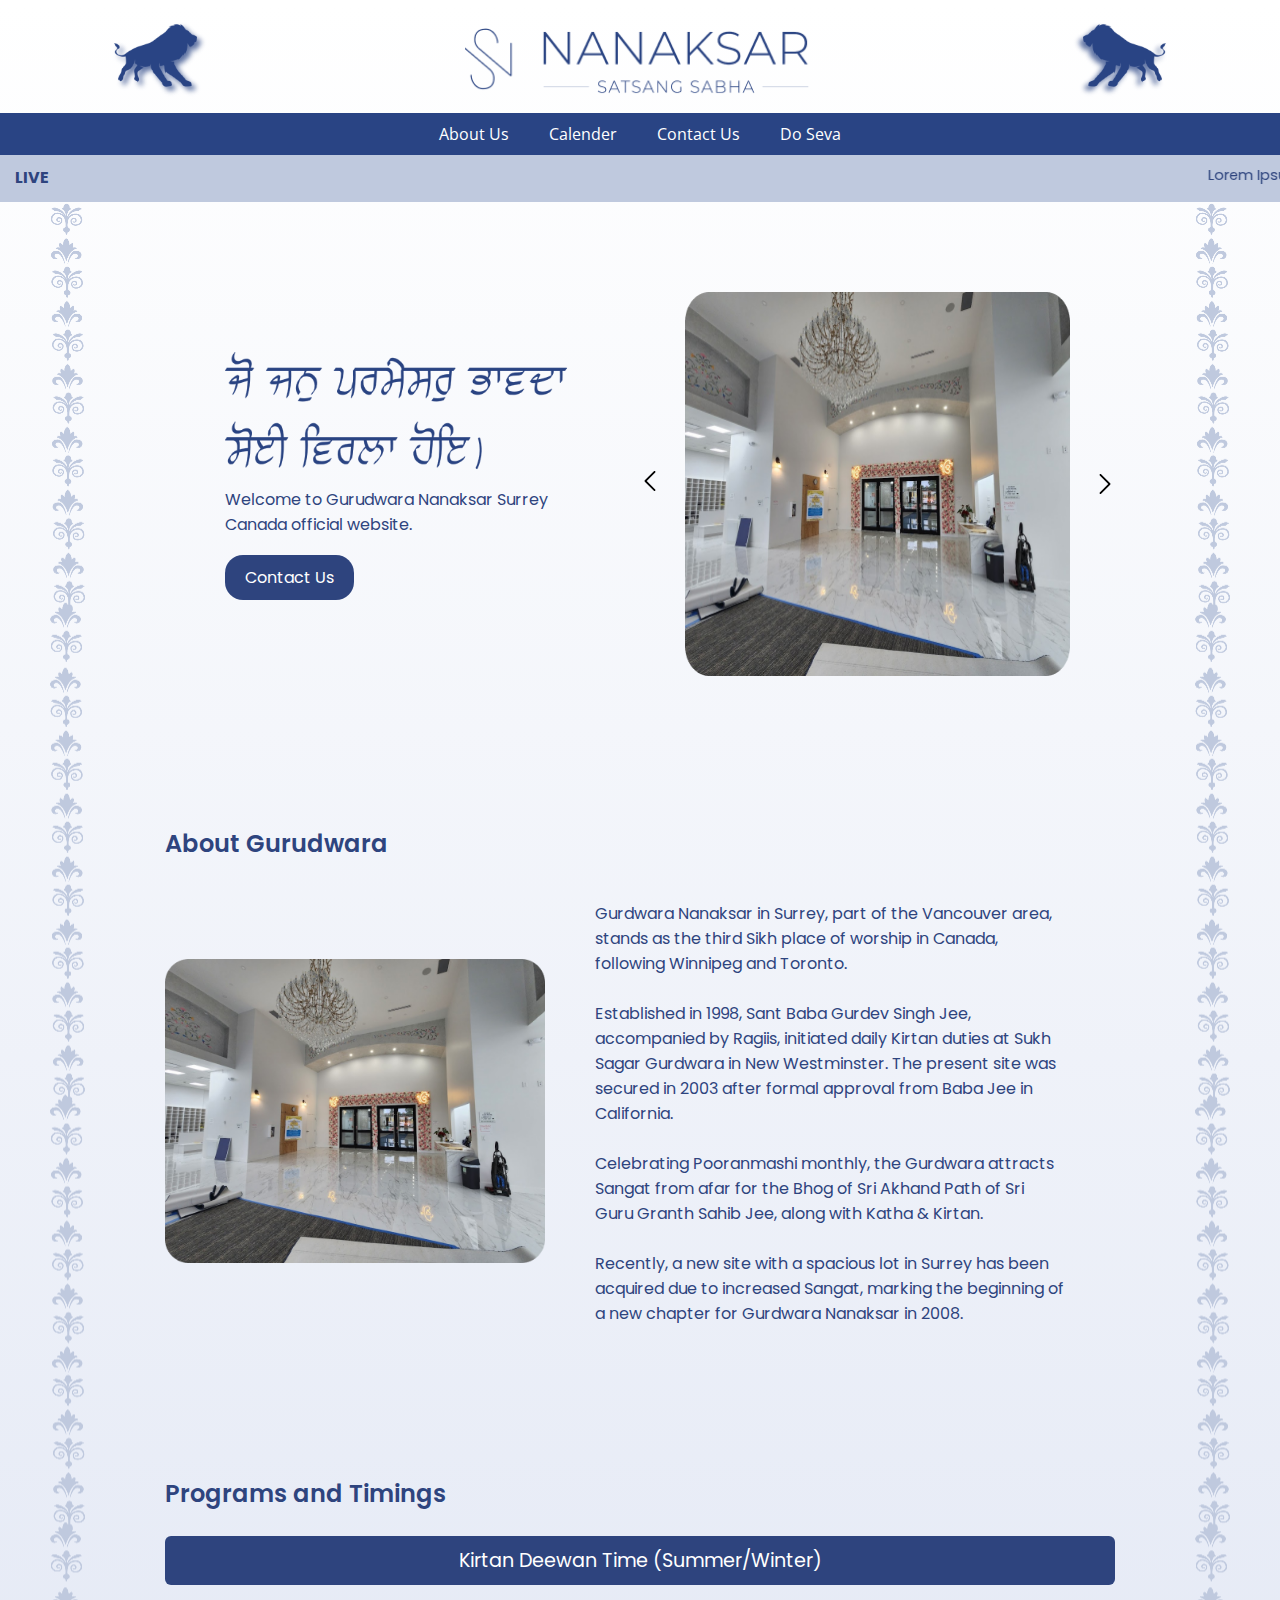
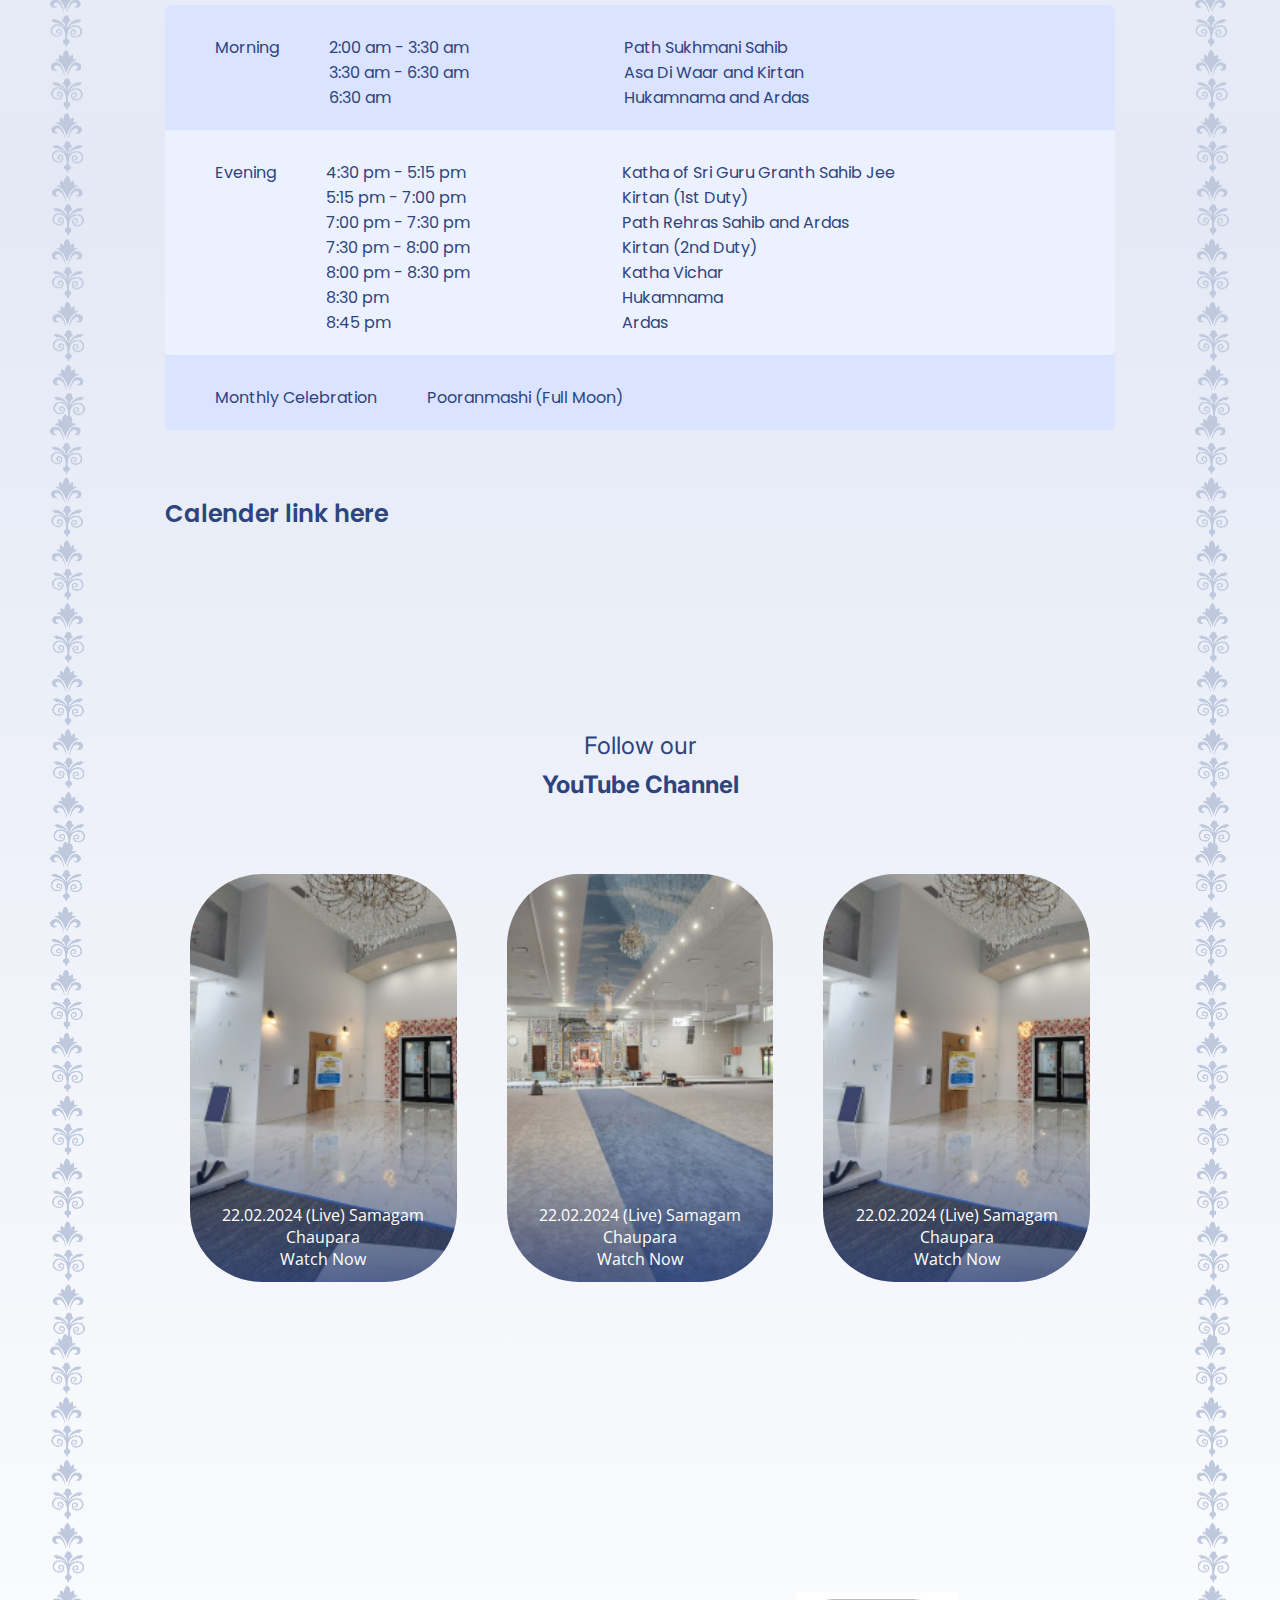
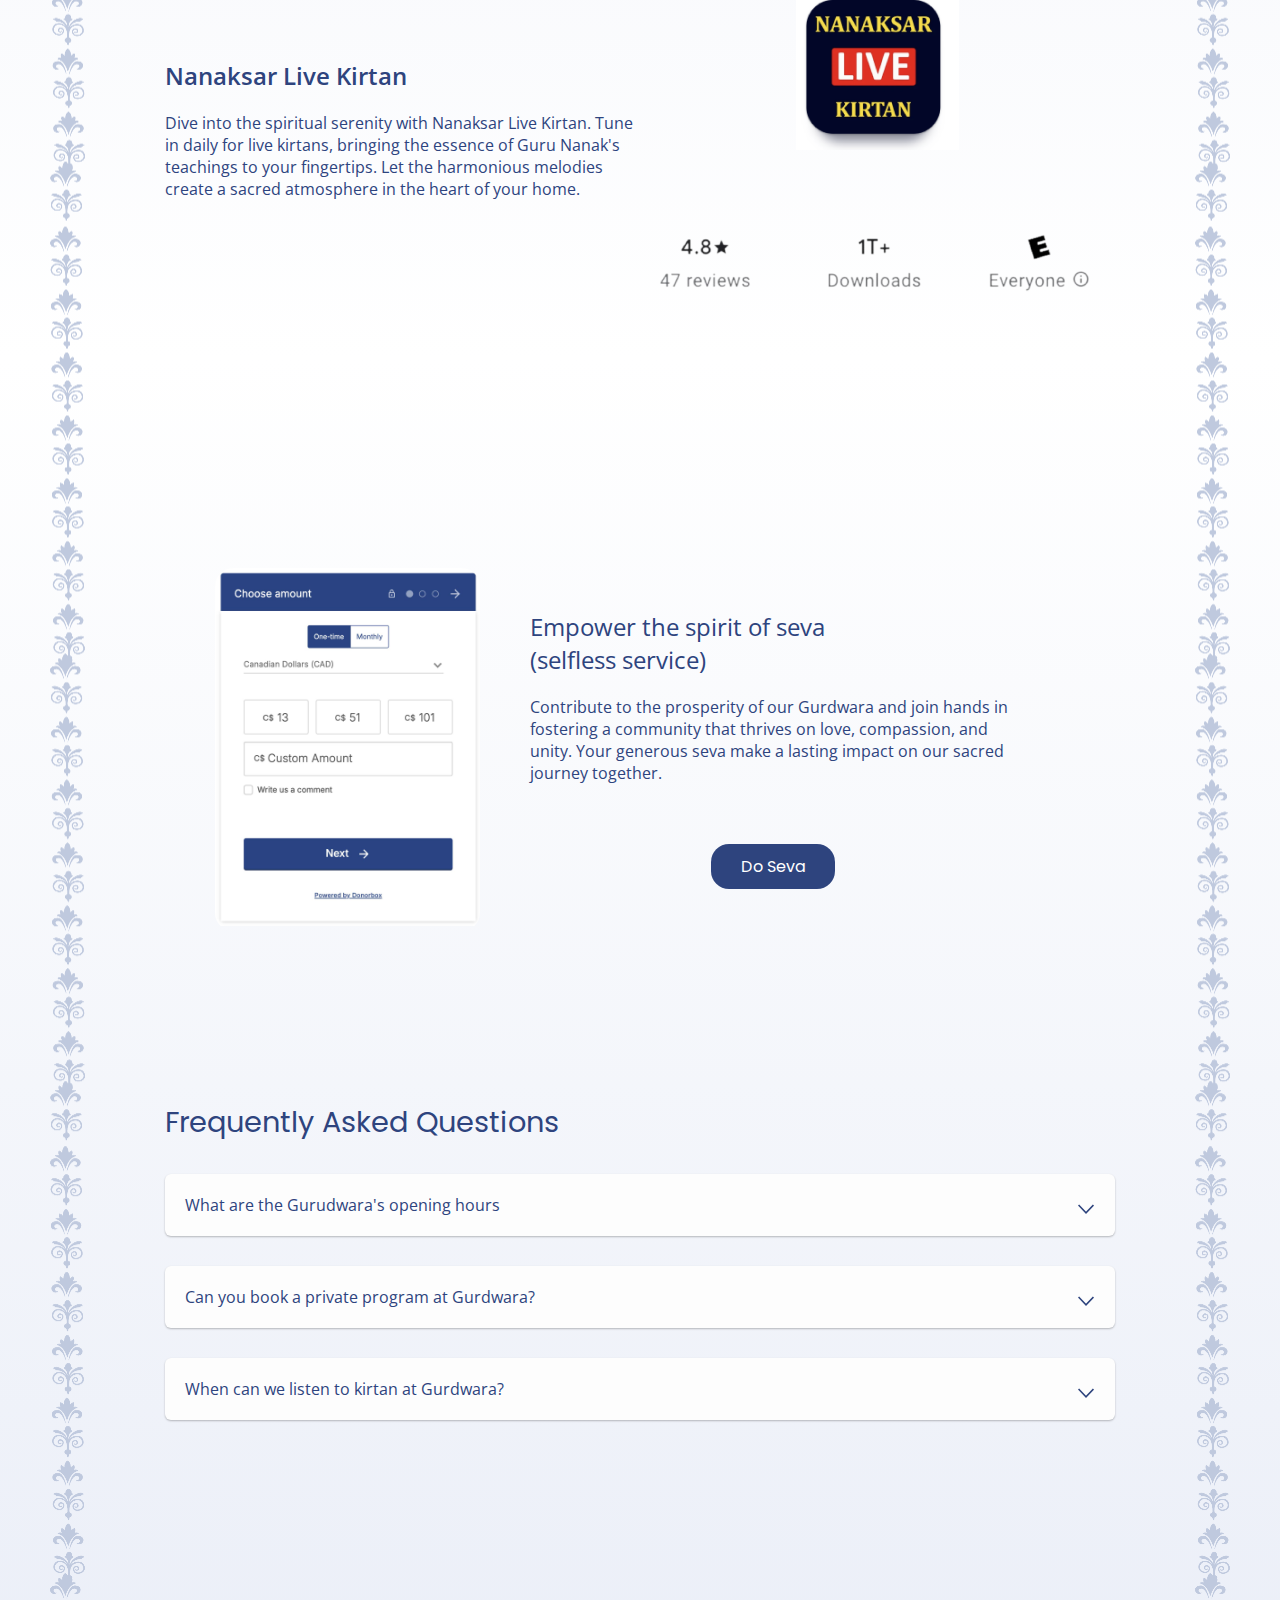
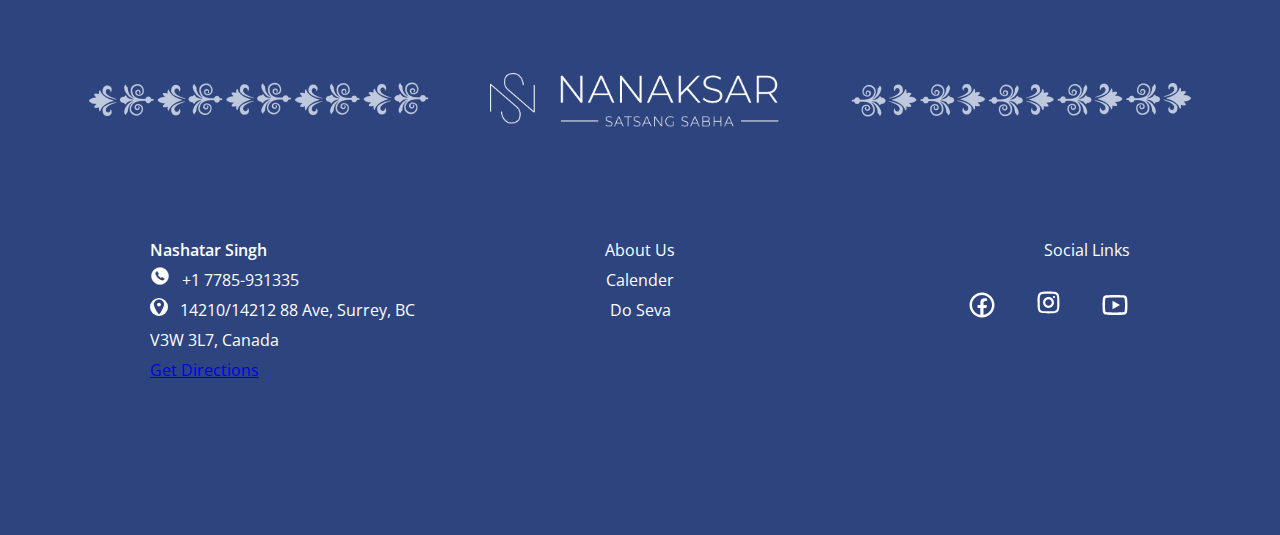
<file: index.html>
<!DOCTYPE html>
<html>
<head>
<meta name="viewport" content="width=device-width, initial-scale=1.0"/>
<link rel ="stylesheet" href="style.css">
<link rel ="stylesheet" href="responsive.css">
<link rel ="stylesheet" href="slider.css">
<link rel="preconnect" href="https://fonts.googleapis.com">
<link rel="preconnect" href="https://fonts.gstatic.com" crossorigin>
<link href="https://fonts.googleapis.com/css2?family=Poppins:wght@400;600;700&display=swap" rel="stylesheet">
<link rel="stylesheet" href="https://cdnjs.cloudflare.com/ajax/libs/font-awesome/6.5.1/css/all.min.css" integrity="sha512-DTOQO9RWCH3ppGqcWaEA1BIZOC6xxalwEsw9c2QQeAIftl+Vegovlnee1c9QX4TctnWMn13TZye+giMm8e2LwA==" crossorigin="anonymous" referrerpolicy="no-referrer" />
<link href="https://fonts.googleapis.com/css2?family=Inter:wght@100..900&family=Poppins:wght@400;600&display=swap" rel="stylesheet">
<script
  src="https://code.jquery.com/jquery-3.7.1.min.js"
  integrity="sha256-/JqT3SQfawRcv/BIHPThkBvs0OEvtFFmqPF/lYI/Cxo="
  crossorigin="anonymous"></script>
  <link
  rel="stylesheet"
  href="https://cdn.jsdelivr.net/npm/swiper@11/swiper-bundle.min.css"
/>

<script src="https://cdn.jsdelivr.net/npm/swiper@11/swiper-bundle.min.js"></script>
</head>
<body>
    <div class="nav-section">
        <div class="nav-banner-container">
            <div class="nav-banner">
                <div class="img1 desktop">
                    <img src="assets/LION 3.png">
                </div>
                <div class="logo">
                    <img src="assets/Nanaksar logo 1.png">
                </div>
                <div class="img2 desktop">
                    <img src="assets/LION 3.png">
                </div>
                
                <div class="hamburger mobile">
                    <i class="fa fa-bars"></i>
                </div>
            </div>
        </div>
        <div class="nav desktop">
            <div class="nav-items">
                <ul>
                    <li onclick="goTo('about')">About Us</li>
                    <li onclick="goTo('calender')">Calender</li>
                    <li onclick="goTo('contact')">Contact Us</li>
                    <li onclick="goTo('seva')">Do Seva</li>
                </ul>
            </div>
        </div>
        <div class="nav-foot">
            <div class="live">LIVE</div>
            <div class="texts"><marquee>Lorem Ipsum has been the industry's standard</marquee></div>
        </div>
    </div>
    <div class="body-container">
        <div class="body-section">
            <div class="entry-body"> 
                <div class="text-image desktop">
                    <div style="padding:60px">
                        <img src="assets/jo jan parmeshar 2.png" >
                        <div class="image-text">Welcome to Gurudwara Nanaksar Surrey Canada official website.</div>
                        <div class="contact-button" onclick="goTo('contact')">Contact Us</div>
                    </div>
                </div>
                <div class="entry-image">
                    <div class="swiper-container" style="display: flex;justify-content: center;">
                        <div class="swiper-button-prev-unique big-screen" onclick="document.querySelector('.swiper').swiper.slidePrev();">
                            <svg fill="#000000" height="20px" width="20px" version="1.1" id="Layer_1" xmlns="http://www.w3.org/2000/svg" xmlns:xlink="http://www.w3.org/1999/xlink" viewBox="0 0 330 330" xml:space="preserve"><g id="SVGRepo_bgCarrier" stroke-width="0"></g><g id="SVGRepo_tracerCarrier" stroke-linecap="round" stroke-linejoin="round"></g><g id="SVGRepo_iconCarrier"> <path id="XMLID_92_" d="M111.213,165.004L250.607,25.607c5.858-5.858,5.858-15.355,0-21.213c-5.858-5.858-15.355-5.858-21.213,0.001 l-150,150.004C76.58,157.211,75,161.026,75,165.004c0,3.979,1.581,7.794,4.394,10.607l150,149.996 C232.322,328.536,236.161,330,240,330s7.678-1.464,10.607-4.394c5.858-5.858,5.858-15.355,0-21.213L111.213,165.004z"></path> </g></svg>
                        </div>
                        <div class="swiper">
                            <!-- Additional required wrapper -->
                            <div class="swiper-wrapper">
                            <!-- Slides -->
                            <div class="swiper-slide"><img src="assets/enrty gurdwara 2.png" ></div>
                            <div class="swiper-slide"><img src="assets/andar_gurudwara_mob.png" ></div>
                            <div class="swiper-slide"><img src="assets/image 7.png" ></div>

                            </div>
                        
                            <!-- If we need navigation buttons -->
                            
                            
                        
                        </div>
                        <div class="swiper-button-next-unique big-screen" onclick="document.querySelector('.swiper').swiper.slideNext();">
                            <svg style="transform: rotate(180deg);" fill="#000000" height="20px" width="20px" version="1.1" id="Layer_1" xmlns="http://www.w3.org/2000/svg" xmlns:xlink="http://www.w3.org/1999/xlink" viewBox="0 0 330 330" xml:space="preserve"><g id="SVGRepo_bgCarrier" stroke-width="0"></g><g id="SVGRepo_tracerCarrier" stroke-linecap="round" stroke-linejoin="round"></g><g id="SVGRepo_iconCarrier"> <path id="XMLID_92_" d="M111.213,165.004L250.607,25.607c5.858-5.858,5.858-15.355,0-21.213c-5.858-5.858-15.355-5.858-21.213,0.001 l-150,150.004C76.58,157.211,75,161.026,75,165.004c0,3.979,1.581,7.794,4.394,10.607l150,149.996 C232.322,328.536,236.161,330,240,330s7.678-1.464,10.607-4.394c5.858-5.858,5.858-15.355,0-21.213L111.213,165.004z"></path> </g></svg>
                        </div>
                        <!-- <div class="image-container"> -->
                            <!-- <img src="assets/enrty gurdwara 2.png" > -->
                        <!-- </div> -->
                    </div>
                </div>
                <div class="text-image mobile">
                    <img src="assets/jo jan parmeshar 2.png" >
                    <div class="image-text">Welcome to Gurudwara Nanaksar Surrey Canada official website.</div>
                    <div class="contact-button">Contact Us</div>
                </div>
            </div>
            <div class="about-body">
                <div class="about-head" id="about">About Gurudwara</div>
                <div class="about-content">
                    <div class="about-image">
                        <div class="image-container">
                            <img src="assets/enrty gurdwara 2.png" >
                        </div>
                    </div>
                    <div class="about-text">
                        Gurdwara Nanaksar in Surrey, part of the Vancouver area, stands as the third Sikh place of worship in Canada, following Winnipeg and Toronto.<br/><br/>
                        Established in 1998, Sant Baba Gurdev Singh Jee, accompanied by Ragiis, initiated daily Kirtan duties at Sukh Sagar Gurdwara in New Westminster. The present site was secured in 2003 after formal approval from Baba Jee in California.<br/><br/>
                        Celebrating Pooranmashi monthly, the Gurdwara attracts Sangat from afar for the Bhog of Sri Akhand Path of Sri Guru Granth Sahib Jee, along with Katha & Kirtan. <br/><br/>
                        Recently, a new site with a spacious lot in Surrey has been acquired due to increased Sangat, marking the beginning of a new chapter for Gurdwara Nanaksar in 2008.
                    </div>
                </div>
            </div>
            <div class="timing-body">
                <div class="timing-head">Programs and Timings</div>
                    <div class="keerthan">
                        <div class="keertan-time">Kirtan Deewan Time (Summer/Winter)</div>
                    </div> 
                <div class="time-container">
                    <div class="day mobile">Morning</div> 
                    <div class="sessions top">
                        <div class="day desktop">Morning</div>
                        <div class="day-time">2:00 am - 3:30 am <br/> 3:30 am - 6:30 am <br/> 6:30 am</div>
                        <div class="day-program">Path Sukhmani Sahib <br/>Asa Di Waar and Kirtan <br/> Hukamnama and Ardas</div>
                    </div>
                    <div class="day mobile">Evening</div> 
                    <div class="sessions2">
                        <div class="day desktop">Evening</div>
                        <div class="day-time">4:30 pm - 5:15 pm <br/> 5:15 pm - 7:00 pm <br/> 7:00 pm - 7:30 pm <br/> 7:30 pm - 8:00 pm <br/>8:00 pm - 8:30 pm <br/> 8:30 pm <br/>  8:45 pm
                        </div>
                        <div class="day-program">
                            Katha of Sri Guru Granth Sahib Jee <br/>Kirtan (1st Duty) <br/> Path Rehras Sahib and Ardas<br/> Kirtan (2nd Duty)<br/> Katha Vichar<br/> Hukamnama<br/> Ardas
                        </div>
                    </div>
                    <div class="day mobile">Monthly Celebration</div> 
                    <div class="sessions bottom">
                        <div class="day desktop">Monthly Celebration</div>
                        <div class="day-time">Pooranmashi (Full Moon)</div>
                    </div>
                </div>
            </div>
            <div class="calender-body">
                <div class="calender-head" id="calender" onclick="window.location.href='https://drive.google.com/file/d/1KTt8eYQAybuth_V47dv5xgX9YUR5KYXH/view'">Calender link here</div>
                <div class="calender-follow">Follow our</div>
                <div class="calender-channel">YouTube Channel</div>
                <div class="calender-images">
                    <div>
                        <div class="calender-img" style="background-image: linear-gradient(to bottom, rgba(255, 255, 255, 0) 65%, rgba(46,68,126, 0.73)),url('assets/entry_gurudwara_mob.png');">
                            <!-- <img src="assets/Mask group1.png"> -->
                            <div class="youtube">
                                <div class="youtube-time">22.02.2024 (Live) Samagam Chaupara</div>
                                <!-- <div class="youtube-name">(Live) Samagam Chaupara</div> -->
                                <div class="watch">Watch Now</div>
                            </div>
                        </div>
                    </div>
                    <div>
                        <div class="calender-img" style="background-image: linear-gradient(to bottom, rgba(255, 255, 255, 0) 65%, rgba(46,68,126, 0.73)),url('assets/andar_gurudwara_mob.png');">
                            <!-- <img src="assets/Mask group 3.png" > -->
                            <div class="youtube">
                                <div class="youtube-time">22.02.2024 (Live) Samagam Chaupara</div>
                                <!-- <div class="youtube-name">(Live) Samagam Chaupara</div> -->
                                <div class="watch">Watch Now</div>
                            </div>
                        </div>
                    </div>
                    <div>
                        <div class="calender-img" style="background-image: linear-gradient(to bottom, rgba(255, 255, 255, 0) 65%, rgba(46,68,126, 0.73)),url('assets/entry_gurudwara_mob.png');">
                            <!-- <img src="assets/Mask group1.png" > -->
                            <div class="youtube">
                                <div class="youtube-time">22.02.2024 (Live) Samagam Chaupara</div>
                                <!-- <div class="youtube-name">(Live) Samagam Chaupara</div> -->
                                <div class="watch">Watch Now</div>
                            </div>
                        </div>
                    </div>
                </div>
            </div>
            <div class="live-body">
                <div class="live-head">
                    <div class="live-heading">Nanaksar Live Kirtan</div>
                    <div class="live-texts">Dive into the spiritual serenity with Nanaksar Live Kirtan. Tune in daily for live kirtans, bringing the essence of Guru Nanak's teachings to your fingertips. Let the harmonious melodies create a sacred atmosphere in the heart of your home.</div>
                </div>
                <div class="live-images">
                    <div class="live-image1">
                        <img src="assets/image 3.png" >
                    </div>
                    <div class="live-image2">
                        <div class="live-img0"><img src="assets/image 2.png" ></div>
                        <div class="live-img0"><img src="assets/image 7.png" ></div>
                        <div class="live-img0"><img src="assets/image 4.png" ></div>
                    </div>
                </div>
            </div>
            <div class="service-body" id="seva">
                <div class="service-paystrip">
                    <div class="seva_ss"><img src="assets/doseva.jpeg" ></div>
                    <!-- <iframe id='sevaframe' src="https://donorbox.org/stepping-out-in-faith" title="seva-link" onload="removeNavFromIframe(this)"></iframe> -->
                    <!-- <div class="pay-strip">
                        <div class="pay-head">Choose Amount 
                            <i class="fa fa-lock"></i>
                        </div>
                    </div>
                        <div class="pay-body">
                            <div class="pay-time">
                                <div class="one-time">One Time</div>
                                <div class="monthly">Monthly</div>
                            </div>
                            <select class="select" name="Canadian Dollars" id="Canadian Dollars">
                                <option value=""></option>
                                <option value=""></option>
                            </select>
                            <div class="amount">
                                <div class="amnt1">c$ 13</div>
                                <div class="amnt1">c$ 51</div>
                                <div class="amnt1">c$ 101</div>
                            </div>
                            <div class="custom">c$ CUSTOM AMOUNT</div>
                            <input type="checkbox" id="comment" name="comment" value="Write us a comment">
                            <div class="next-button">Next <ifas fa-arrow-right></i></div>
                        </div> -->
                </div>
                <div class="service-head">
                    <div class="service-heading">Empower the spirit of seva <br>(selfless service)</div>
                    <div class="service-text">Contribute to the prosperity of our Gurdwara and join hands in fostering a community that thrives on love, compassion, and unity. Your generous seva make a lasting impact on our sacred journey together.</div>
                    <div class="service-button" onclick="window.location.href='https://donorbox.org/stepping-out-in-faith'">Do Seva</div>
                </div>
            </div>
            <div class="questions">
                <div class="question-heading">Frequently Asked Questions</div>
                <div class="ques-head">
                    <div class="quest-1">
                        <div class="question_container">
                            <div class="question">
                                What are the Gurudwara's opening hours
                            </div>
                            <div class="question_expand">
                                <img class="down_arrow" src="assets/down_arrow.svg" alt="My Happy SVG"/>
                            </div>
                        </div>
                        <div class="answer_container">
                            Gurudwara's opening hours are from 2 am to 10 pm
                        </div>
                    </div>
                    <div class="quest-1">
                        <div class="question_container">
                            <div class="question">
                                Can you book a private program at Gurdwara?
                            </div>
                            <div class="question_expand">
                                <img class="down_arrow" src="assets/down_arrow.svg" alt="My Happy SVG"/>
                            </div>
                        </div>
                        <div class="answer_container">
                            Yes, you can call us on phone number mentioned below
                        </div>
                    </div>
                    <div class="quest-1">
                        <div class="question_container">
                            <div class="question">
                                When can we listen to kirtan at Gurdwara?
                            </div>
                            <div class="question_expand">
                                <img class="down_arrow" src="assets/down_arrow.svg" alt="My Happy SVG"/>
                            </div>
                        </div>
                        <div class="answer_container">
                            Kirtan starts from 3:30 am till 6 am in the morning and from 5:30 pm till 8:30 pm in the evening.
                        </div>
                    </div>
                </div>
            </div>
        </div>
    </div>
    <div class="footer" id="contact">
        <div class="foot-head">
            <div class="foot1 big-screen" style="text-align: right;"><img src="assets/MOLDING (1).png" alt=""></div>
            <div class="foot3">
                <div class="foot-logo"><img src="assets/White Logo Nanaksar.png" alt=""></div>
                <!-- <div class="foot-name">NANAKSAR
                    <div class="sabha-name">SATSANG SABHA</div>
                </div> -->
            </div>
            <div class="foot1 big-screen"><img src="assets/MOLDING (2).png" alt=""></div>
        </div>
        <div class="foot-foot">
            <div class="foot2 first">
                    <b>Nashatar Singh</b> <br/>
                    <svg fill="#ffffff" width="20px" height="20px" viewBox="0 0 56 56" xmlns="http://www.w3.org/2000/svg" stroke="#ffffff"><g id="SVGRepo_bgCarrier" stroke-width="0"></g><g id="SVGRepo_tracerCarrier" stroke-linecap="round" stroke-linejoin="round"></g><g id="SVGRepo_iconCarrier"><path d="M 27.9999 51.9062 C 41.0546 51.9062 51.9063 41.0547 51.9063 28.0000 C 51.9063 14.9219 41.0312 4.0938 27.9765 4.0938 C 14.8983 4.0938 4.0937 14.9219 4.0937 28.0000 C 4.0937 41.0547 14.9218 51.9062 27.9999 51.9062 Z M 21.8827 33.8360 C 16.0702 28.0469 12.3671 20.6640 16.7499 16.2813 C 17.0077 16.0234 17.2890 15.7656 17.5468 15.5078 C 18.8827 14.2422 20.1718 14.3125 21.3202 15.9297 L 24.3671 20.2656 C 25.3983 21.7656 25.1405 22.6094 24.0390 23.7813 L 23.0780 24.8360 C 22.7265 25.1640 22.8671 25.6094 23.0312 25.8906 C 23.4765 26.7344 24.7421 28.2344 26.1014 29.5938 C 27.5077 31.0000 28.9374 32.1953 29.8280 32.6875 C 30.1562 32.875 30.6249 32.9219 30.9296 32.6406 L 31.9374 31.6797 C 33.0624 30.5781 33.9765 30.2969 35.4296 31.3281 C 37.4452 32.7578 38.6640 33.6016 39.8593 34.4219 C 41.3358 35.5000 41.6874 36.8360 40.1874 38.1953 C 39.9296 38.4531 39.6952 38.7344 39.4374 38.9922 C 35.0546 43.3516 27.6952 39.6484 21.8827 33.8360 Z"></path></g></svg>
                    &nbsp;&nbsp;+1 7785-931335<br/>
                    <svg version="1.1" id="_x32_" xmlns="http://www.w3.org/2000/svg" xmlns:xlink="http://www.w3.org/1999/xlink" width="18px" height="18px" viewBox="-51.2 -51.2 614.40 614.40" xml:space="preserve" fill="#2E447E" stroke="#2E447E"><g id="SVGRepo_bgCarrier" stroke-width="0"><rect x="-51.2" y="-51.2" width="614.40" height="614.40" rx="307.2" fill="#ffffff" strokewidth="0"></rect></g><g id="SVGRepo_tracerCarrier" stroke-linecap="round" stroke-linejoin="round"></g><g id="SVGRepo_iconCarrier"> <style type="text/css">  .st0{fill:#2E447E;}  </style> <g> <path class="st0" d="M256,0C159.969,0,82.125,77.859,82.125,173.906C82.125,269.938,236.797,512,256,512 c19.219,0,173.875-242.063,173.875-338.094C429.875,77.859,352.031,0,256,0z M256,240.406c-36.719,0-66.5-29.781-66.5-66.5 c0-36.75,29.781-66.531,66.5-66.531s66.516,29.781,66.516,66.531C322.516,210.625,292.719,240.406,256,240.406z"></path> </g> </g></svg>
                    &nbsp;&nbsp;14210/14212 88 Ave, Surrey, BC V3W 3L7, Canada
                    <br/>
                    <a href="https://www.google.com/maps/place/49.1635611301923,-122.8204756548901">Get Directions</a><br/>
            </div>
            <div class="foot2 second">
                About Us<br/>
                <span onclick="goTo('calender')">Calender</span><br/>
                <span onclick="goTo('seva')">Do Seva</span><br/>
            </div>
            <div class="foot2 third">
                <div class="hr mobile"><hr/></div>
                <div class="desktop" style="padding-bottom: 20px;">Social Links</div>
                <div class="social">
                    <svg xmlns="http://www.w3.org/2000/svg" x="0px" y="0px" width="30" height="30" viewBox="0,0,256,256">
                        <g fill="#ffffff" fill-rule="nonzero" stroke="none" stroke-width="1" stroke-linecap="butt" stroke-linejoin="miter" stroke-miterlimit="10" stroke-dasharray="" stroke-dashoffset="0" font-family="none" font-weight="none" font-size="none" text-anchor="none" style="mix-blend-mode: normal"><g transform="scale(10.66667,10.66667)"><path d="M12,2c-5.511,0 -10,4.489 -10,10c0,5.511 4.489,10 10,10c5.511,0 10,-4.489 10,-10c0,-5.511 -4.489,-10 -10,-10zM12,4c4.43012,0 8,3.56988 8,8c0,4.01447 -2.93468,7.31302 -6.78125,7.89844v-5.51367h2.32813l0.36523,-2.36524h-2.69336v-1.29297c0,-0.983 0.32023,-1.85547 1.24023,-1.85547h1.47656v-2.06445c-0.26,-0.035 -0.8087,-0.11133 -1.8457,-0.11133c-2.166,0 -3.43555,1.144 -3.43555,3.75v1.57422h-2.22656v2.36524h2.22656v5.49414c-3.78401,-0.63806 -6.6543,-3.90867 -6.6543,-7.87891c0,-4.43012 3.56988,-8 8,-8z"></path></g></g>
                    </svg>
                    <svg xmlns="http://www.w3.org/2000/svg" x="0px" y="0px" width="35" height="35" viewBox="0,0,256,256">
                        <g fill="#ffffff" fill-rule="nonzero" stroke="none" stroke-width="1" stroke-linecap="butt" stroke-linejoin="miter" stroke-miterlimit="10" stroke-dasharray="" stroke-dashoffset="0" font-family="none" font-weight="none" font-size="none" text-anchor="none" style="mix-blend-mode: normal"><g transform="scale(4,4)"><path d="M31.82031,12c-18.381,0 -19.82031,1.43931 -19.82031,19.82031v0.35938c0,18.381 1.43931,19.82031 19.82031,19.82031h0.35938c18.381,0 19.82031,-1.43931 19.82031,-19.82031v-0.17969c0,-18.548 -1.452,-20 -20,-20zM28,16h8c11.129,0 12,0.871 12,12v8c0,11.129 -0.871,12 -12,12h-8c-11.129,0 -12,-0.871 -12,-12v-8c0,-11.129 0.871,-12 12,-12zM41.99414,20c-1.105,0.003 -1.99714,0.90086 -1.99414,2.00586c0.003,1.105 0.90086,1.99714 2.00586,1.99414c1.105,-0.003 1.99714,-0.90086 1.99414,-2.00586c-0.003,-1.105 -0.90086,-1.99714 -2.00586,-1.99414zM31.97656,22c-5.522,0.013 -9.98956,4.50144 -9.97656,10.02344c0.013,5.522 4.50144,9.98956 10.02344,9.97656c5.522,-0.013 9.98956,-4.50144 9.97656,-10.02344c-0.013,-5.522 -4.50144,-9.98956 -10.02344,-9.97656zM31.98633,26c3.313,-0.008 6.00567,2.67333 6.01367,5.98633c0.007,3.313 -2.67333,6.00567 -5.98633,6.01367c-3.313,0.008 -6.00567,-2.67233 -6.01367,-5.98633c-0.008,-3.313 2.67333,-6.00567 5.98633,-6.01367z"></path></g></g>
                    </svg>
                    <svg xmlns="http://www.w3.org/2000/svg" x="0px" y="0px" width="30" height="30" viewBox="0,0,256,256">
                        <g fill="#ffffff" fill-rule="nonzero" stroke="none" stroke-width="1" stroke-linecap="butt" stroke-linejoin="miter" stroke-miterlimit="10" stroke-dasharray="" stroke-dashoffset="0" font-family="none" font-weight="none" font-size="none" text-anchor="none" style="mix-blend-mode: normal"><g transform="scale(10.66667,10.66667)"><path d="M12,4c0,0 -6.25445,-0.00003 -7.81445,0.41797c-0.861,0.23 -1.53758,0.90758 -1.76758,1.76758c-0.418,1.56 -0.41797,5.81445 -0.41797,5.81445c0,0 -0.00003,4.25445 0.41797,5.81445c0.23,0.861 0.90758,1.53758 1.76758,1.76758c1.56,0.418 7.81445,0.41797 7.81445,0.41797c0,0 6.25445,0.00003 7.81445,-0.41797c0.86,-0.23 1.53758,-0.90758 1.76758,-1.76758c0.418,-1.56 0.41797,-5.81445 0.41797,-5.81445c0,0 0.00003,-4.25445 -0.41797,-5.81445c-0.23,-0.86 -0.90758,-1.53758 -1.76758,-1.76758c-1.56,-0.418 -7.81445,-0.41797 -7.81445,-0.41797zM12,6c2.882,0 6.49087,0.13361 7.29688,0.34961c0.169,0.045 0.30752,0.18352 0.35352,0.35352c0.241,0.898 0.34961,3.63888 0.34961,5.29688c0,1.658 -0.10861,4.39787 -0.34961,5.29688c-0.045,0.169 -0.18352,0.30752 -0.35352,0.35352c-0.805,0.216 -4.41488,0.34961 -7.29687,0.34961c-2.881,0 -6.48987,-0.13361 -7.29687,-0.34961c-0.169,-0.045 -0.30752,-0.18352 -0.35352,-0.35352c-0.241,-0.898 -0.34961,-3.63888 -0.34961,-5.29687c0,-1.658 0.10861,-4.39883 0.34961,-5.29883c0.045,-0.168 0.18352,-0.30656 0.35352,-0.35156c0.805,-0.216 4.41488,-0.34961 7.29688,-0.34961zM10,8.53516v6.92969l6,-3.46484z"></path></g></g>
                    </svg>
                    
                    <!-- <img src="assets/Social links.png" alt=""></div> -->
                <div class="hr mobile"><hr/></div>
                <div class="mobile">&copy; Gurudwara Nanaskar Surrey 2024</div>
            </div>
            
        </div>
    </div>
</body>
<script>
    let removeNavFromIframe = (elem) => {
        console.log($('#sevaframe').contents());
        $(elem).contents().find('.page-header').hide();
    }

    $('.quest-1').on('click', function(){
        $(this).find('.answer_container').toggleClass('visible');
        $(this).find('.down_arrow').toggleClass('rotate');
    });
    $(document).ready(function(){
        const swiper = new Swiper('.swiper', {
            autoplay: {
                delay: 5000,
            },
            loop: true,
            speed: 400,
            spaceBetween: 100,
            navigation: {
                nextEl: '.swiper-button-next-unique',
                prevEl: '.swiper-button-prev-unique'
            }
        });
        const swiper_obj = document.querySelector('.swiper').swiper;
    });

    let goTo = (target) => {

        $('html, body').animate({
            scrollTop: $("#"+target).offset().top - 100
    }, 2000);
    }

</script>
</html>
</file>
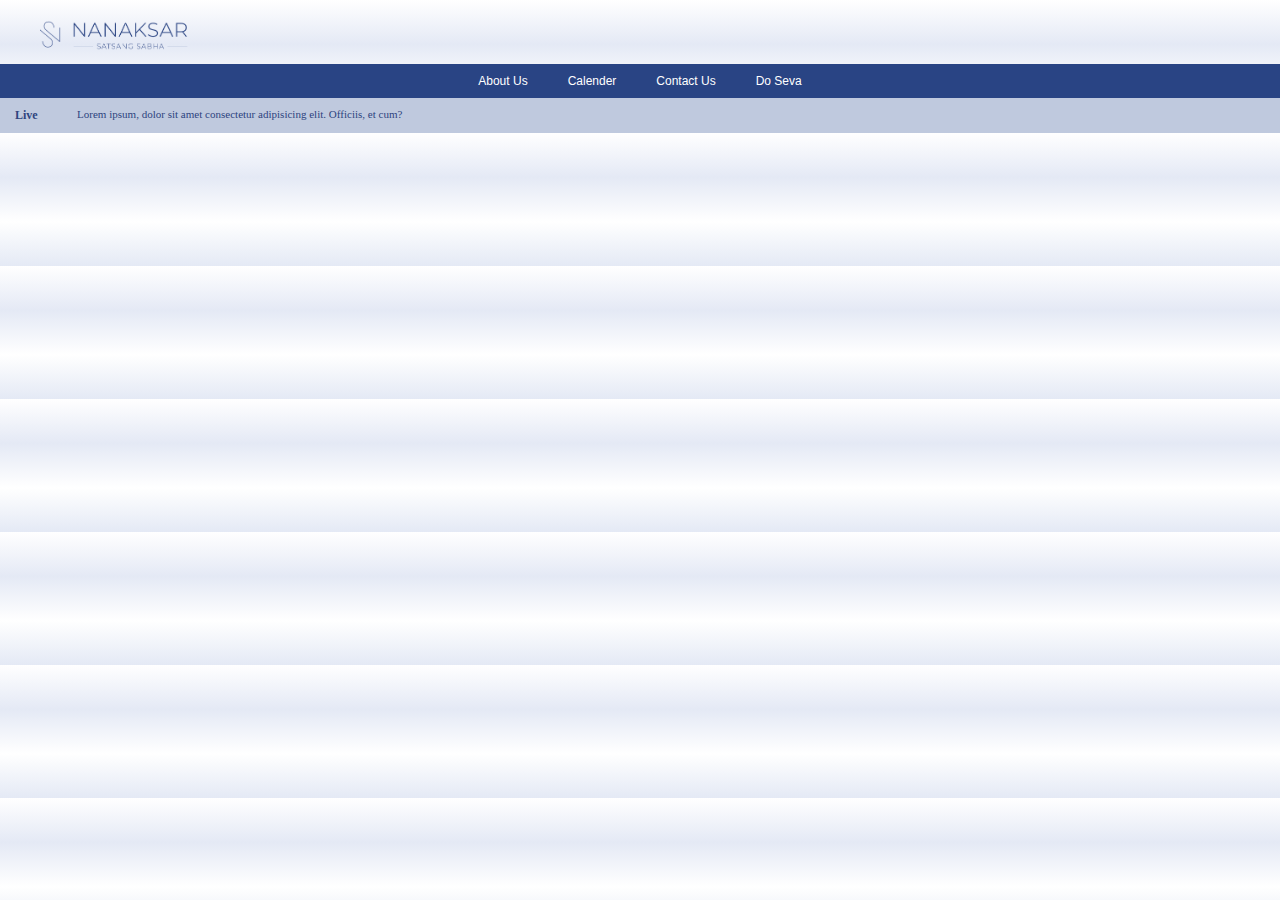
<file: index2.html>
<!DOCTYPE html>
<html>
<head>
    <meta name="viewport" content="width=device-width, initial-scale=1.0"/>
    <link rel ="stylesheet" href="style.css">
</head>
<body>
    <div class="nav-section">
        <div class="nav-banner-container">
            <div class="nav-banner">
                <div class="img1">
                    <img src="assets/LION 2 (1).png">
                </div>
                <div class="logo">
                    <img src="assets/Nanaksar logo 1.png">
                </div>
                <div class="img2">
                    <img src="assets/LION 3.png">
                </div>
            </div>
        </div>
        <div class="nav">
            <div class="nav-items">
                <ul>
                    <li>About Us</li>
                    <li>Calender</li>
                    <li>Contact Us</li>
                    <li>Do Seva</li>
                </ul>
            </div>
        </div>
        <div class="nav-foot">
            <div class="live">Live</div>
            <div class="texts">Lorem ipsum, dolor sit amet consectetur adipisicing elit. Officiis, et cum?</div>
        </div>
    </div>
</body>
</html>
</file>
<file: style.css>
html {
    font-size: 12px;
}
body {
    margin: 0px;
    background-image: linear-gradient(#FFFF,#e4e9f5,#FFFF,#e4e9f5);
    width:100%;
    overflow-x: hidden;
    font-family: 'Poppins', sans-serif;   
}
.nav-banner{
    width: 100%;
}
.nav{
    background-color: rgba(41, 68, 132, 1);
    width: 100%;
}
.nav-foot{
    background-color: #BFC9DE;
    width: 100%;
}
.nav-items ul{
    display: flex;
    list-style-type: none;
    width: fit-content;
    margin: auto;
    padding: 0;
}
.nav-items li {
     
    padding: 10px 20px;
    color: #FFFFFF;
}
.nav-banner{
    display: flex;
    margin: auto;
}
img {
    width: -webkit-fill-available;
}
.logo{
    /* width: 60%; */
    padding: 20px 40px 10px;
}
.logo img {
    width: 150px;
}
.hamburger {
    position: fixed;
    right: 44px;
    top: 21px;
    font-size: 20px;
    color: #2E447E;
}
.desktop {
    display: none;
}
.img2, .img1{
    margin-top: 6px;
    /* width: 20%; */
    display: none;
}
.img2 img, .img1 img {
    width:100px;
}
.img1 {
    -webkit-transform: scaleX(-1);
    transform: scaleX(-1);
}
.nav-foot{
    display: flex;
    padding: 10px 0px;
}
.live{
    width: 50px;
    color: #2E447E;
    padding-left: 15px;
     
    font-family: 'poppins';
    font-weight: bold;
}
.texts{
    width: 100%;
    font-size: 0.92rem;
    padding-left:15px;
    font-family: 'Poppins';
    color: #2E447E;
}
.entry-body{
    display: block;
    /* padding-top: 100px; */
}
.text-image{
    padding: 50px;
}

.image-text {
    height: 48px;
     
    font-family: poppins;
    color: #2E447E;
    padding-bottom: 20px;
    text-align: center;
}
.contact-button{
    padding: 10px 20px;
    width: fit-content;
     
    font-family: poppins;
    text-align: center;
    border-radius: 18px;
    background-color: #2E447E;
    color: #FFFFFF;
    margin-top: 15px;
    margin: auto;
}
.entry-image{
    padding: 20px 40px;
}
.body-section{
    padding: 15px;
}
.about-body{
    padding: 40px;
}
.about-head{
    width: 100%;
    color: #2E447E;
    font-family: poppins;
    font-size: 1.5rem;
    text-align: center;
    font-weight: 600;
}
.about-content{
    display: block;
    margin-top: 20px;
}
.about-image{
    width: 100%;
}
.about-text{
    padding: 20px;
    color: #2E447E;
     
    font-family: poppins;
    text-align: center;
}
/* .timing-body{
    padding: 50px; 
} */
.timing-head{
    width: 100%;
    color: #2E447E;
    font-family: poppins;
     font-size: 1.5rem;
    text-align: center;
    font-weight: 600;
}
.keerthan{
    margin-bottom: 20px;
    margin-top: 25px;
    background-color: #2E447E;
    border-radius: 6px;
}
.day.mobile {
    background-color: #2E447E;
    border-radius: 6px 6px 0px 0px;
    text-align: center;
    color: white;
    padding: 2px;
}
.keertan-time{
     font-size: 0.83rem;
    font-family: poppins;
    text-align: center;
    color: #FFFFFF;
    padding: 10px;
}
.time-container {
     
    color: #2E447E;
}
.sessions.top {
    border-radius: 6px 6px 0px 0px;
}
.sessions.bottom {
    border-radius: 0px 0px 6px 6px;
}
.sessions{
    background-color: #DAE3FF;
    font-family: poppins;
    display: flex;
    width: 100%;
}
.sessions2{
    font-family: poppins;
    background-color: #ECF1FF;
    display: flex;
    width: 100%;
    border-radius: 0px 0px 6px 6px;
}
.day-time{
    width: 30%;
    padding: 10px;
}
.day-program{
    width: 60%;
    padding: 10px;
}
/* .calender-body{
    padding: 50px;
} */
.calender-head {
    width: 100%;
    color: #2E447E;
    font-family: 'poppins';
     font-size: 0.83rem;
    text-align: center;
    margin-top: 16px;
    font-weight: 600;
}
.calender-follow{
    width: fit-content;
    margin: auto;
    padding-top: 70px;
     font-size: 1.5rem;
    color: #2E447E;
    font-family:'inter';
}
.calender-channel{
    width: fit-content;
    margin: auto;
    padding-top: 10px;
    font-weight: bold;
    color: #2E447E;
     font-size: 1.5rem;
    font-family:'inter';
}
.calender-images{
    padding: 10px 40px;
}
.calender-img{
    width: 100%;
    height: 365px;
    background-repeat: no-repeat;
    /* background-attachment: fixed; */
    background-size: cover;
    border-radius:5px;
    margin-bottom: 35px;
    /* margin: 30px; */
}

.youtube {
    padding-top: 300px;
    text-align: center;
    color: white;
     
}

/* .live-head{ */
    /* width: 60%; */
/* } */

.live-body {
    text-align: center;
    padding: 40px;
}
.live-heading{
    width: 100%;
    color: #2E447E;
     font-size: 1.5rem;
    font-weight: 600;;
}
.live-texts{
    padding-top: 20px;
    color: #2E447E;
     
}
.live-images img{
    width: auto;
}
.live-image1{
    padding: 50px;
}
.live-image2{
    display: flex;
}
.service-body{
    padding-top: 30px;
}
.service-paystrip{
    width: 40%;
}
.service-head{
    /* width: 60%; */
    text-align:center;
    padding: 50px;
}
.service-heading{
    width: 100%;
    color: #2E447E;
    font-weight: 600px;
     font-size: 1.5rem;
}
.service-text{
    padding-top: 20px;
    color: #2E447E;
     
}
.service-button{
    padding: 10px 30px;
    width: fit-content;
    font-size: 16px;
    font-family: poppins;
    text-align: center;
    border-radius: 18px;
    background-color: #2E447E;
    color: #FFFFFF;
    margin: auto;
    margin-top: 60px;
}
.service-paystrip{
    width: 100%;
    border-radius: 18px;
}
.live-img0 {
    width:33%;
}
/* .pay-head{
    height: 60px;
    background-color: #2E447E;
    color: #FFFFFF;
}
.pay-time{
    display: flex;
    width: fit-content;
    margin: auto;
    border: #2E447E;
    color: #2E447E;
}
.select{
    color: #DAE3FF;
}
.amount{
    display: flex;
}
.amt1{
    border: #DAE3FF;
    margin: 20px;
}
.custom{
    border: #DAE3FF;
    width: fit-content;
    margin: auto;
} */
.questions{
    /* padding: 50px; */
    text-align: center;
     
}
.question-heading{
    width: 100%;
    color: #2E447E;
    font-family: poppins;
    font-weight: 600;
}
.quest-1{
    margin: 30px;
    padding: 20px;
    border-radius: 6px;
    background-color: rgba(253, 253, 253, 1);
    color: #2E447E;
    box-shadow: #BFC9DE;
}
.footer{
    background-color: #2E447E;
    color: white;
     
    padding: 50px;
}
.footer img {
    width: auto;
}
/* .foot-head{
    display: flex;
    padding: 50px 0px 20px 0px;
} */
.foot1{
    width: 25%;
}
.foot3{
    /* width: 50%; */
    /* display: flex; */
    text-align: center;
}
.foot-name{
    /* margin-top: 30px; */
    color: #FFFFFF;
    /* font-size: 28px; */
    font-family: montserrat;
}
.sabha-name{
    color: #FFFFFF;
     font-size: 0.83rem;
    font-family: montserrat;
    text-align: center;
}
.foot-foot{
    /* display: flex; */
    /* padding: 50px; */
    /* margin: 20px; */
    text-align: center;
    line-height: 30px;
}
.foot2{
     
    color: #FFFFFF;
    padding: 20px;
    /* width: 33.33%; */
}
.hr {
    padding: 0px 50px;
}
/* .foot-logo {
    width: 50%;
} */

b {
    font-weight: 600;
}

.big-screen {
    display: none;
}

#sevaframe {
    height: -webkit-fill-available;
    width: -webkit-fill-available;
    margin-top: -300px;
    border: none;
}

.service-paystrip {
    /* height: 503px; */
    overflow-y: hidden;
}

.question_container {
    display: flex;
}
.question{
    width: 90%;
}
.question_expand{
    width: 10%;
}
.down_arrow {
    width: 14px;
    float: right;
    margin-top: 5px;
}

.down_arrow.rotate {
    transform: rotate(180deg);
}

.answer_container {
    border-top: 1px solid #C9CACC;
    margin-top: 10px;
    padding-top: 10px;
    display: none;
}

.answer_container.visible {
    display: block;
}

.foot-logo img {
    width: 60%;
}
.nav-items li {
    cursor: pointer;
}

.social svg {
    padding: 0px 10px 0px 10px;
}
</file>
<file: responsive.css>
@media screen and (min-width:600px) {
    html {
        font-size: 14px;
    }
    .mobile {
        display: none;
    }

    .desktop {
        display: block;
    }

    .nav-banner {
        width: fit-content;
        align-items: center;
    }
    .logo {
        padding: 20px 20vw 10px;
    }
    .logo img {
        width: 200px;
    }

    .entry-body {
        display: flex;
        padding: 40px 0px 150px 0px;
    }

    .text-image {
        width: 50%;
        padding: 0px;
    }

    .entry-image {
        width: 50%;
        padding: 0px;
    }
    
    .about-head,.timing-head,.live-head {
        text-align: left;
    }

    .about-body {
        padding: 0px 0px 150px 0px;
    }

    .about-content {
        display: flex;
        margin-top: 40px;
        align-items: center;
    }

    .about-image {
        width: 40%;
        padding: 0px;
    }

    /* .about-image .image-container {
        padding-right:20px;
    } */

    .about-text {
        width: 60%;
        padding: 0px;
        text-align: left;
        padding: 0px 50px;
    }

    .calender-images {
        display: flex;
    }

    .calender-head {

        padding: 50px 0px 0px 0px;
    }

    .calender-img {
        /* width: 33%; */
        border-radius: 18px;
        height: auto;
    }
    .live-body {
        display: flex;
        align-items: center;
        padding: 200px 0px;
    }
    .live-head {
        width: 50%;
    }
    .live-images {
        width: 50%;
    }
    .live-images img {
        width: auto;
    }
    .body-section {
        padding: 50px 0px;
        max-width: 700px;
        margin: auto;
    }

    .time-container>div div {
        padding: 30px 0px 20px 50px;
    }
    .calender-images>div {
        padding:10px;
        width: 33%;
    }

    .entry-image .image-container {
        padding: 50px;
    }

    .image-text {
        text-align: left;
    }
    
    .contact-button {
        margin: 0px;
    }

    .calender-follow {
        padding: 200px 0px 0px 0px;
    }

    .calender-images {
        padding: 50px 0px 0px 0px;
    }

    .youtube {
        padding: 250px 0px 15px 0px;
    }
    
    .service-head {
        text-align: left;
        padding: 0px 50px;
        height: fit-content;
    }
    
    .questions {
        text-align: left;
        padding: 120px 0px 100px 0px;
    }

    .question-heading {
        font-weight: 400;
        font-size: 1.8rem;
    }

    .quest-1 {
        box-shadow: 0px 1px 2px rgba(0, 0, 0, 0.25);
        margin: 30px 0px;
    }

    .foot-foot {
        display: flex;
        padding: 80px;
        text-align: left;
        line-height: 30px;
    }

    .foot-logo img {
        width: 300px;
    }

    .foot-foot .foot2 {
        width: 33%;
        padding: 20px;
    }

    .keertan-time {
        font-size: 1.2rem;
    }

    .foot2.first {
        text-align: left;
    }
    .foot2.second {
        text-align: center;
    }
    .foot2.third{
        text-align: right;
    }
    .social svg {
        padding: 0px 0px 0px 30px;
    }
}

@media screen and (min-width:1000px) {

    html {
        font-size: 16px;
    }
    .body-section {
        
        /* margin: 0px 100px; */
        /* max-width: 900px; */
        max-width: max-content;
    }
    
    .big-screen {
        display: block;
    }

    .body-container {
        border-left: 35px solid transparent;
        border-right: 35px solid transparent;
        border-image: url(assets/MOLDING.png) 100 round;
        margin: 0px 50px;
        padding: 0px 80px;
    }
    .regular-font {
        font-size: 16px;
    }

    .entry-body{
        display: flex;
    }
    .about-content{
        display: flex;
    }

    .calender-images{
        display: flex;
    }

    .live-body{
        /* padding: 50px; */
        display: flex;
    }

    .service-body{
        padding: 50px;
        display: flex;
        align-items: center;
    }

    .foot-head {
        display: flex;
        padding-top: 20px;
        align-items: center;
        margin: auto;
        width: fit-content;
    }

    .foot-head .foot3 {
        width: auto;
        padding: 0px 30px;
    }

    .foot-head .foot1 {
        width: auto;
        padding: 0px 30px;
    }

    .calender-head {
        text-align: left;
        font-size: 1.5rem;
        padding: 50px 0px 0px 0px;
    }

    .down_arrow {
        width: 18px;
        float: right;
        margin-top: 10px;
    }
    .logo img {
        width: 350px;
    }

    .youtube {
        padding: 330px 0px 12px 0px;
    }

    .calender-img {
        /* width: 33%; */
        border-radius: 72px;
        height: auto;
    }

    .calender-images>div {
        padding: 25px;
        width: 33%;
    }

    .swiper-container {
        display: flex;
        align-items: center;
    }

    .swiper-button-prev-unique, .swiper-button-next-unique {
        cursor: pointer;
        width: 30%;
    }

    .swiper-button-next-unique svg {
        float: right;
    }

    .swiper-slide img {
        width: 100%;
        display: block;
        height: 30vw;
        border-radius: 20px;
    }

}

@media screen and (min-width:1300px) {
    .about-text {
        padding: 0px 50px;
    }
}
</file>
<file: slider.css>
@import url(https://fonts.googleapis.com/css?family=Open+Sans:400,300,600);	

html {
  border-top: 5px solid #fff;
  background: #58DDAF;
  color: #2a2a2a;
}

html, body {
  margin: 0;
  padding: 0;
  font-family: 'Open Sans';
}

h1 {
  color: #fff;
  text-align: center;
  font-weight: 300;
}

#slider {
  position: relative;
  overflow: hidden;
  margin: 20px auto 0 auto;
  border-radius: 4px;
}

#slider ul {
  position: relative;
  margin: 0;
  padding: 0;
  height: 200px;
  list-style: none;
}

#slider ul li {
  position: relative;
  display: block;
  float: left;
  margin: 0;
  padding: 0;
  width: auto;
  height: 300px;
  background: #ccc;
  text-align: center;
  line-height: 300px;
}

a.control_prev, a.control_next {
  position: absolute;
  top: 40%;
  z-index: 999;
  display: block;
  padding: 4% 3%;
  width: auto;
  height: auto;
  background: #2a2a2a;
  color: #fff;
  text-decoration: none;
  font-weight: 600;
  font-size: 18px;
  opacity: 0.8;
  cursor: pointer;
}

a.control_prev:hover, a.control_next:hover {
  opacity: 1;
  -webkit-transition: all 0.2s ease;
}

a.control_prev {
  border-radius: 0 2px 2px 0;
}

a.control_next {
  right: 0;
  border-radius: 2px 0 0 2px;
}

.slider_option {
  position: relative;
  margin: 10px auto;
  width: 160px;
  font-size: 18px;
}
</file>
